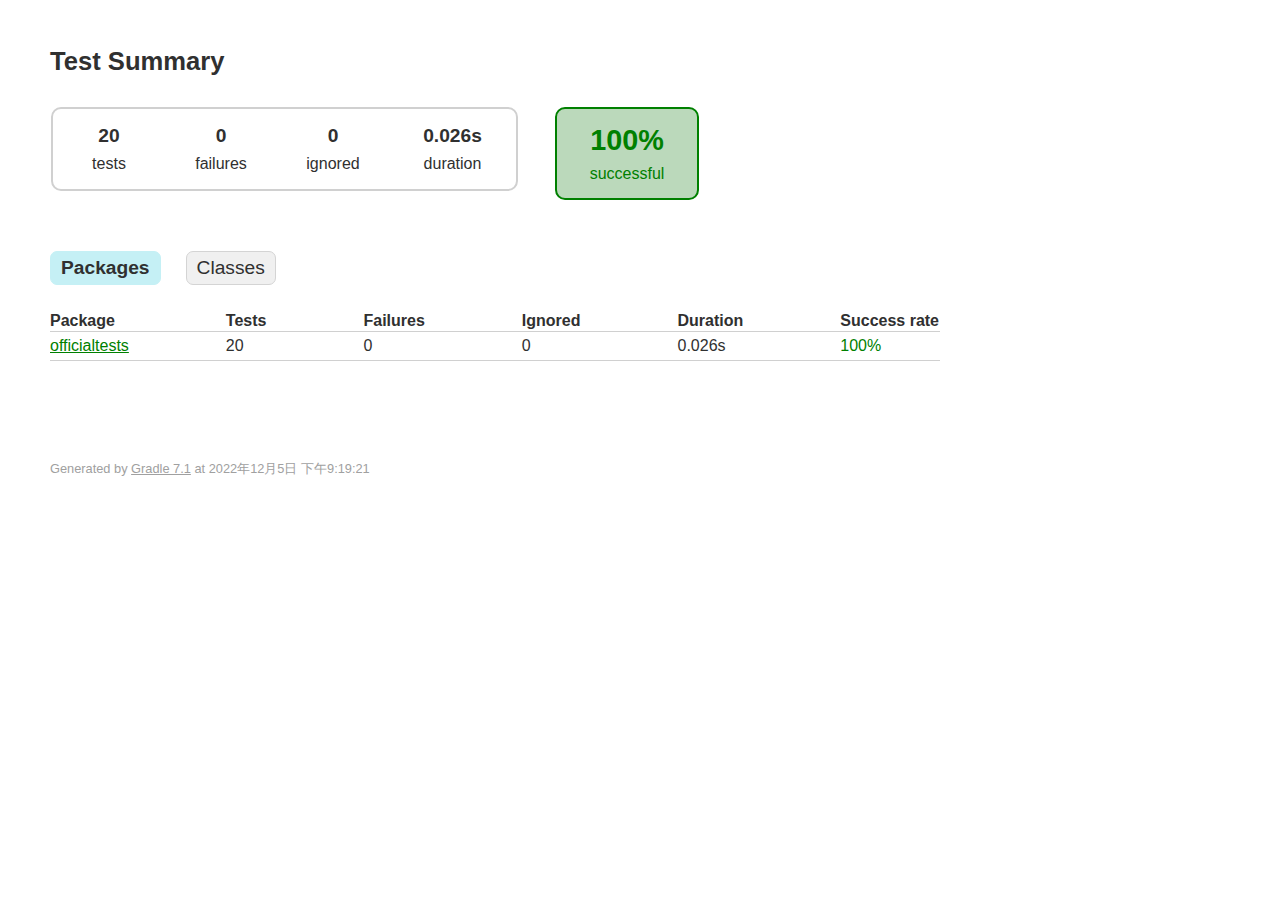
<file: Assignment4/test/index.html>
<!DOCTYPE html>
<html>
<head>
<meta http-equiv="Content-Type" content="text/html; charset=utf-8"/>
<meta http-equiv="x-ua-compatible" content="IE=edge"/>
<title>Test results - Test Summary</title>
<link href="css/base-style.css" rel="stylesheet" type="text/css"/>
<link href="css/style.css" rel="stylesheet" type="text/css"/>
<script src="js/report.js" type="text/javascript"></script>
</head>
<body>
<div id="content">
<h1>Test Summary</h1>
<div id="summary">
<table>
<tr>
<td>
<div class="summaryGroup">
<table>
<tr>
<td>
<div class="infoBox" id="tests">
<div class="counter">20</div>
<p>tests</p>
</div>
</td>
<td>
<div class="infoBox" id="failures">
<div class="counter">0</div>
<p>failures</p>
</div>
</td>
<td>
<div class="infoBox" id="ignored">
<div class="counter">0</div>
<p>ignored</p>
</div>
</td>
<td>
<div class="infoBox" id="duration">
<div class="counter">0.026s</div>
<p>duration</p>
</div>
</td>
</tr>
</table>
</div>
</td>
<td>
<div class="infoBox success" id="successRate">
<div class="percent">100%</div>
<p>successful</p>
</div>
</td>
</tr>
</table>
</div>
<div id="tabs">
<ul class="tabLinks">
<li>
<a href="#tab0">Packages</a>
</li>
<li>
<a href="#tab1">Classes</a>
</li>
</ul>
<div id="tab0" class="tab">
<h2>Packages</h2>
<table>
<thead>
<tr>
<th>Package</th>
<th>Tests</th>
<th>Failures</th>
<th>Ignored</th>
<th>Duration</th>
<th>Success rate</th>
</tr>
</thead>
<tbody>
<tr>
<td class="success">
<a href="packages/officialtests.html">officialtests</a>
</td>
<td>20</td>
<td>0</td>
<td>0</td>
<td>0.026s</td>
<td class="success">100%</td>
</tr>
</tbody>
</table>
</div>
<div id="tab1" class="tab">
<h2>Classes</h2>
<table>
<thead>
<tr>
<th>Class</th>
<th>Tests</th>
<th>Failures</th>
<th>Ignored</th>
<th>Duration</th>
<th>Success rate</th>
</tr>
</thead>
<tbody>
<tr>
<td class="success">
<a href="classes/officialtests.BeanFactoryOfficialTest.html">officialtests.BeanFactoryOfficialTest</a>
</td>
<td>20</td>
<td>0</td>
<td>0</td>
<td>0.026s</td>
<td class="success">100%</td>
</tr>
</tbody>
</table>
</div>
</div>
<div id="footer">
<p>
<div>
<label class="hidden" id="label-for-line-wrapping-toggle" for="line-wrapping-toggle">Wrap lines
<input id="line-wrapping-toggle" type="checkbox" autocomplete="off"/>
</label>
</div>Generated by 
<a href="http://www.gradle.org">Gradle 7.1</a> at 2022年12月5日 下午9:19:21</p>
</div>
</div>
</body>
</html>
</file>
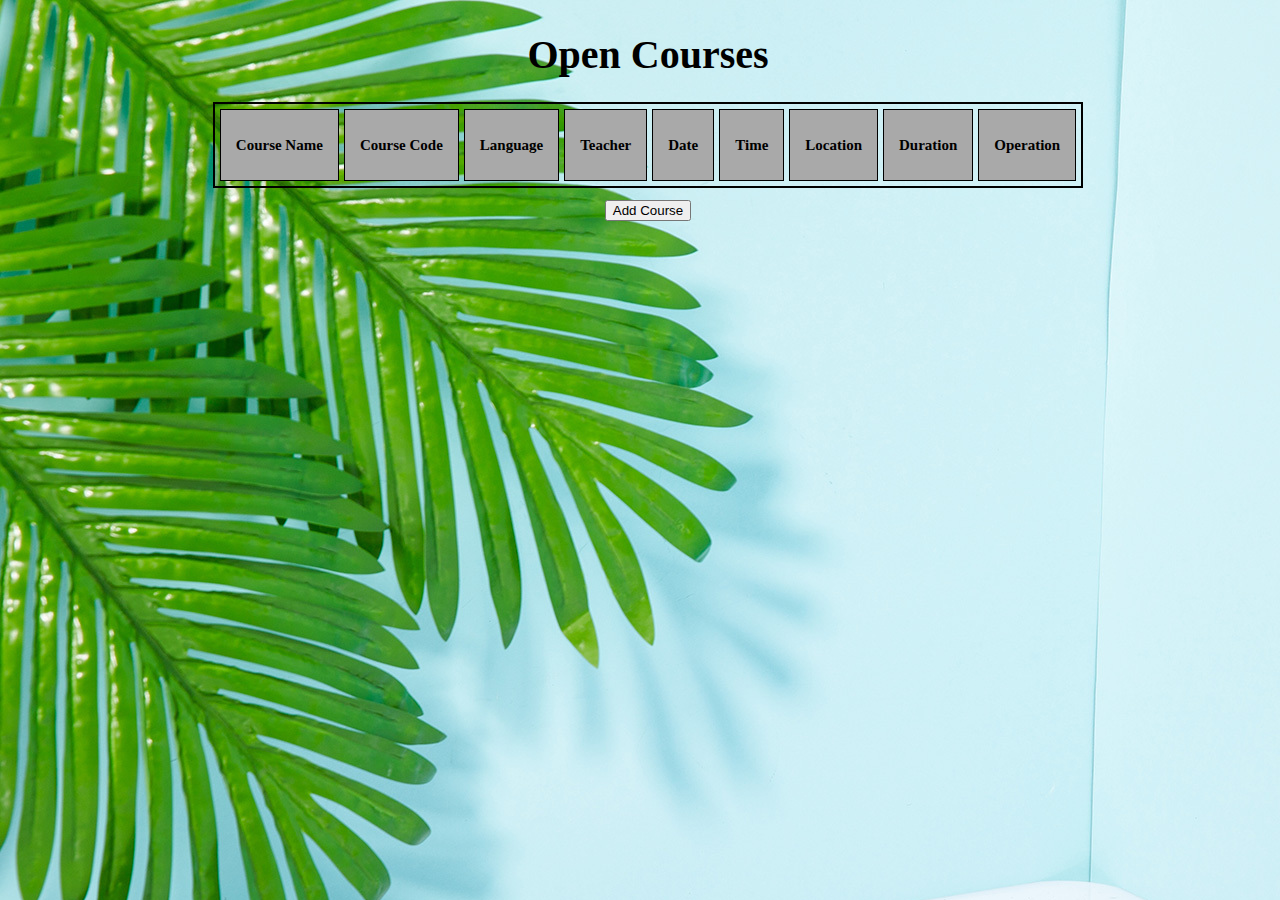
<file: Assignment2/open_courses.html>
<!DOCTYPE html>
<html lang="en">
<head>
    <link rel="stylesheet" type="text/css" href="open_courses.css">
    <script type="text/javascript" src="open_courses.js"></script>
    <meta charset="UTF-8">
    <title>Title</title>
</head>
<body id="b" background="./1.jpg">
<div class="main" style="display: block">
<table>
    <caption id="a">
        <h1>Open Courses</h1>
    </caption>
    <tr style="background: darkgray">
        <th>Course Name</th>
        <th>Course Code</th>
        <th>Language</th>
        <th>Teacher</th>
        <th>Date</th>
        <th>Time</th>
        <th>Location</th>
        <th>Duration</th>
        <th>Operation</th>
    </tr>
    <tbody id="tbody" style="display: none">
    <tr>
        <td></td>
        <td></td>
        <td></td>
        <td></td>
        <td></td>
        <td></td>
        <td></td>
        <td></td>
        <td><input type="button" id="course-edit-button" value=" Edit " name="EditButton" onclick="edit(this)"><br><input type="button" id="course-delete-button" value="Delete" name="deleteButton" onclick="removeRow(this)"></td>
    </tr>
    </tbody>
</table>
</div>

<div id="add_course_button" style="display: block">
    <input type="button" id="add_course_button1" value="Add Course" onclick="onclickAddCourse()"/>
</div>

<div id="model1" class="model" style="display: none">
    <div class="container" id="add_course" style="display: none">
        <h3>Add Course</h3>
        <form>
            Course Name:&nbsp;
            <label>
                <input type="text" name="course-name" style="width: 300px; height: 20px">
            </label><br>Course&nbsp;&nbsp;Code:&nbsp;
            <label>
                <input type="text" name="course-code" style="width: 300px; height: 20px">
            </label><br>&ensp;&ensp;Language:
            <label>
                <input type="radio" value="Chinese" name="language">Chinese
                <input type="radio" value="English" name="language">English
                <input type="radio" value="Bilingual" name="language">Bilingual
            </label><br>&ensp;&ensp;&ensp;&nbsp;&nbsp;&nbsp;Teacher:&nbsp;&nbsp;
            <label>
                <input type="text" name="teacher" style="width: 300px; height: 20px">
            </label><br>&ensp;&ensp;&ensp;&ensp;&ensp;&ensp;&ensp;&ensp;Date:&ensp;
            <label>
                <input type="date" id="course-date" name="course-date" style="width: 301px; height: 20px">
            </label>
            <br>&ensp;&ensp;&ensp;&ensp;&ensp;&ensp;&ensp;&ensp;Time:&ensp;
            <label>
                <input type="time" id="course-time" name="course-time" min="00:00" max="23:59" style="width: 301px; height: 20px;">
            </label><br>&ensp;&ensp;&ensp; &ensp;Location:&nbsp;
            <label for="course-location"></label>
            <select id="course-location" style="width: 308px; height: 24px">
                <option value="null">--</option>
                <option value="Teaching Building No.1 Lecture Hall">Teaching Building No.1 Lecture Hall</option>
                <option value="Research Building Lecture Hall">Research Building Lecture Hall</option>
                <option value="Library Conference Hall and Activity Room">Library Conference Hall and Activity Room</option>
            </select>
            <br>&ensp;&ensp;&ensp;&ensp;Duration:&ensp;
            <label>
                <input type="text" name="duration" style="width: 300px; height: 20px">
            </label>
            <br><br>
            <input type="button" id="submitinit" value="Submit" onclick="checkSubmit()"/>
            <input type="button" id="closeinit" value="Close" onclick = "closedialog()"/>
            <br>
        </form>
    </div>
    <div class="container" id="edit_course" style="display: none; text-align: justify-all">
        <h3>Edit Course</h3>
        <form>
            Course Name:&nbsp;
            <label>
                <input type="text" name="course-name" id="edit-course-name" style="width: 300px; height: 20px">
            </label><br>Course&nbsp;&nbsp;Code:&nbsp;
            <label>
                <input type="text" name="course-code" id="edit-course-code" style="width: 300px; height: 20px">
            </label><br>&ensp;&ensp;Language:
            <label>
                <input type="radio" value="Chinese" name="edit-language" id="Chinese">Chinese
                <input type="radio" value="English" name="edit-language" id="English">English
                <input type="radio" value="Bilingual" name="edit-language" id="Bilingual">Bilingual
            </label><br>&ensp;&ensp;&ensp;&nbsp;&nbsp;&nbsp;Teacher:&nbsp;&nbsp;
            <label>
                <input type="text" name="teacher" id="edit-teacher" style="width: 300px; height: 20px">
            </label><br>&ensp;&ensp;&ensp;&ensp;&ensp;&ensp;&ensp;&ensp;Date:&ensp;
            <label>
                <input type="date" id="edit-course-date" name="course-date" style="width: 301px; height: 20px">
            </label>
            <br>&ensp;&ensp;&ensp;&ensp;&ensp;&ensp;&ensp;&ensp;Time:&ensp;
            <label>
                <input type="time" id="edit-course-time" name="course-time" min="00:00" max="23:59" style="width: 301px; height: 20px">
            </label><br>&ensp;&ensp;&ensp; &ensp;Location:&nbsp;
            <label for="edit-course-location"></label>
            <select id="edit-course-location" style="width: 308px; height: 24px">
                <option value="null">--</option>
                <option value="Teaching Building No.1 Lecture Hall">Teaching Building No.1 Lecture Hall</option>
                <option value="Research Building Lecture Hall">Research Building Lecture Hall</option>
                <option value="Library Conference Hall and Activity Room">Library Conference Hall and Activity Room</option>
            </select>
            <br>&ensp;&ensp;&ensp;&ensp;Duration:&ensp;
            <label>
                <input type="text" name="duration" id="edit-duration" style="width: 300px; height: 20px">
            </label>
            <br><br>
            <input type="button" id="submitedit" value="Submit" onclick="submitEdit()"/>
            <input type="button" id="closeedit" value="Close" onclick = "closeeditdialog()"/>
            <br>
        </form>
    </div>
</div>

</body>
</html>
</file>
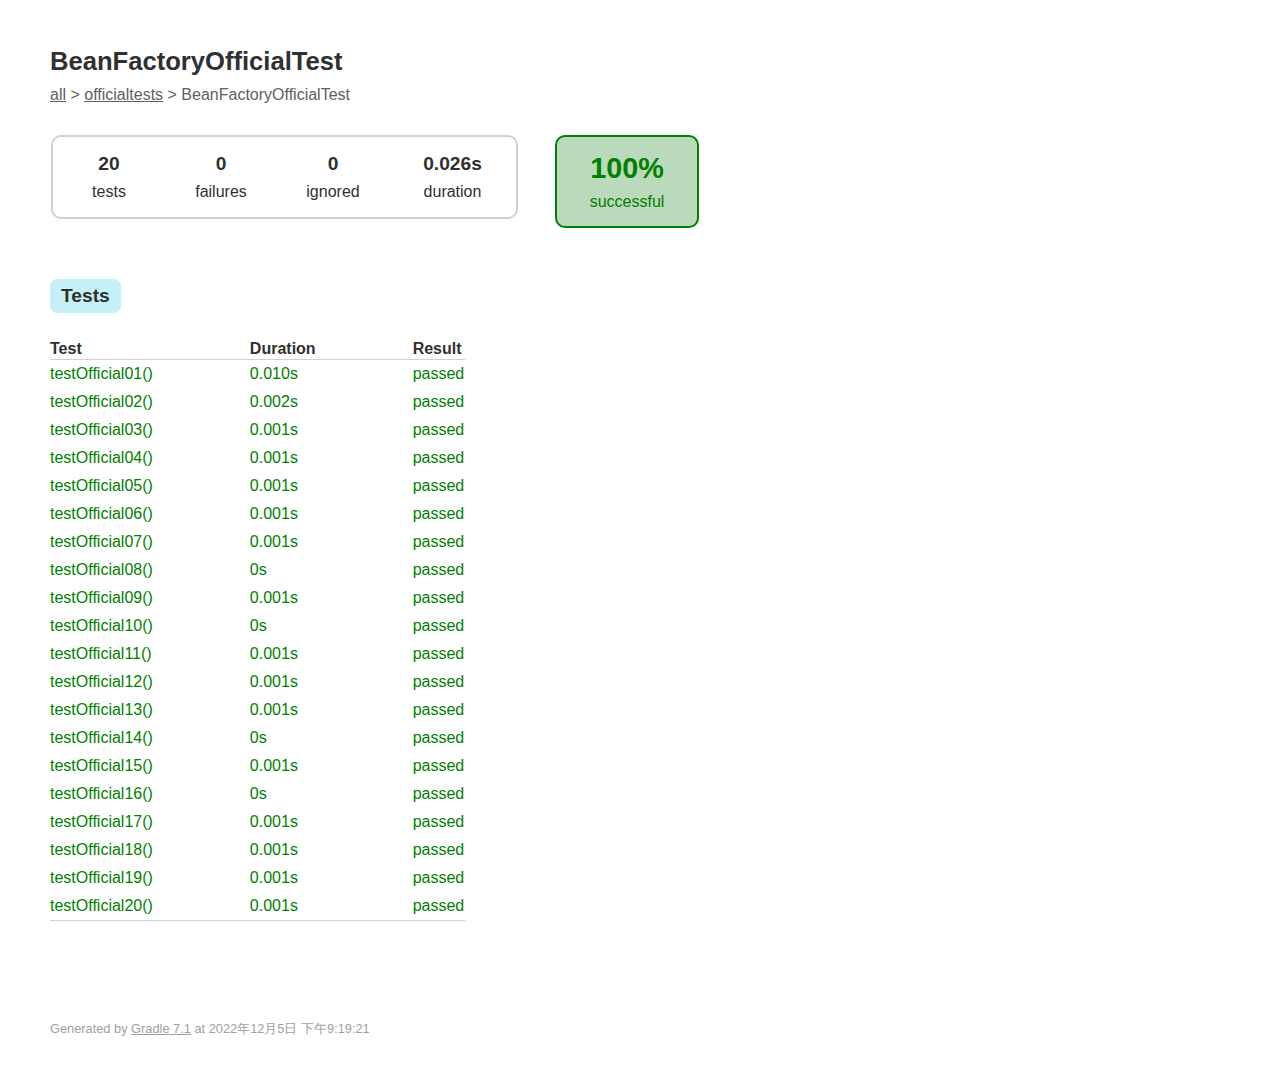
<file: Assignment4/test/classes/officialtests.BeanFactoryOfficialTest.html>
<!DOCTYPE html>
<html>
<head>
<meta http-equiv="Content-Type" content="text/html; charset=utf-8"/>
<meta http-equiv="x-ua-compatible" content="IE=edge"/>
<title>Test results - BeanFactoryOfficialTest</title>
<link href="../css/base-style.css" rel="stylesheet" type="text/css"/>
<link href="../css/style.css" rel="stylesheet" type="text/css"/>
<script src="../js/report.js" type="text/javascript"></script>
</head>
<body>
<div id="content">
<h1>BeanFactoryOfficialTest</h1>
<div class="breadcrumbs">
<a href="../index.html">all</a> &gt; 
<a href="../packages/officialtests.html">officialtests</a> &gt; BeanFactoryOfficialTest</div>
<div id="summary">
<table>
<tr>
<td>
<div class="summaryGroup">
<table>
<tr>
<td>
<div class="infoBox" id="tests">
<div class="counter">20</div>
<p>tests</p>
</div>
</td>
<td>
<div class="infoBox" id="failures">
<div class="counter">0</div>
<p>failures</p>
</div>
</td>
<td>
<div class="infoBox" id="ignored">
<div class="counter">0</div>
<p>ignored</p>
</div>
</td>
<td>
<div class="infoBox" id="duration">
<div class="counter">0.026s</div>
<p>duration</p>
</div>
</td>
</tr>
</table>
</div>
</td>
<td>
<div class="infoBox success" id="successRate">
<div class="percent">100%</div>
<p>successful</p>
</div>
</td>
</tr>
</table>
</div>
<div id="tabs">
<ul class="tabLinks">
<li>
<a href="#tab0">Tests</a>
</li>
</ul>
<div id="tab0" class="tab">
<h2>Tests</h2>
<table>
<thead>
<tr>
<th>Test</th>
<th>Duration</th>
<th>Result</th>
</tr>
</thead>
<tr>
<td class="success">testOfficial01()</td>
<td class="success">0.010s</td>
<td class="success">passed</td>
</tr>
<tr>
<td class="success">testOfficial02()</td>
<td class="success">0.002s</td>
<td class="success">passed</td>
</tr>
<tr>
<td class="success">testOfficial03()</td>
<td class="success">0.001s</td>
<td class="success">passed</td>
</tr>
<tr>
<td class="success">testOfficial04()</td>
<td class="success">0.001s</td>
<td class="success">passed</td>
</tr>
<tr>
<td class="success">testOfficial05()</td>
<td class="success">0.001s</td>
<td class="success">passed</td>
</tr>
<tr>
<td class="success">testOfficial06()</td>
<td class="success">0.001s</td>
<td class="success">passed</td>
</tr>
<tr>
<td class="success">testOfficial07()</td>
<td class="success">0.001s</td>
<td class="success">passed</td>
</tr>
<tr>
<td class="success">testOfficial08()</td>
<td class="success">0s</td>
<td class="success">passed</td>
</tr>
<tr>
<td class="success">testOfficial09()</td>
<td class="success">0.001s</td>
<td class="success">passed</td>
</tr>
<tr>
<td class="success">testOfficial10()</td>
<td class="success">0s</td>
<td class="success">passed</td>
</tr>
<tr>
<td class="success">testOfficial11()</td>
<td class="success">0.001s</td>
<td class="success">passed</td>
</tr>
<tr>
<td class="success">testOfficial12()</td>
<td class="success">0.001s</td>
<td class="success">passed</td>
</tr>
<tr>
<td class="success">testOfficial13()</td>
<td class="success">0.001s</td>
<td class="success">passed</td>
</tr>
<tr>
<td class="success">testOfficial14()</td>
<td class="success">0s</td>
<td class="success">passed</td>
</tr>
<tr>
<td class="success">testOfficial15()</td>
<td class="success">0.001s</td>
<td class="success">passed</td>
</tr>
<tr>
<td class="success">testOfficial16()</td>
<td class="success">0s</td>
<td class="success">passed</td>
</tr>
<tr>
<td class="success">testOfficial17()</td>
<td class="success">0.001s</td>
<td class="success">passed</td>
</tr>
<tr>
<td class="success">testOfficial18()</td>
<td class="success">0.001s</td>
<td class="success">passed</td>
</tr>
<tr>
<td class="success">testOfficial19()</td>
<td class="success">0.001s</td>
<td class="success">passed</td>
</tr>
<tr>
<td class="success">testOfficial20()</td>
<td class="success">0.001s</td>
<td class="success">passed</td>
</tr>
</table>
</div>
</div>
<div id="footer">
<p>
<div>
<label class="hidden" id="label-for-line-wrapping-toggle" for="line-wrapping-toggle">Wrap lines
<input id="line-wrapping-toggle" type="checkbox" autocomplete="off"/>
</label>
</div>Generated by 
<a href="http://www.gradle.org">Gradle 7.1</a> at 2022年12月5日 下午9:19:21</p>
</div>
</div>
</body>
</html>
</file>
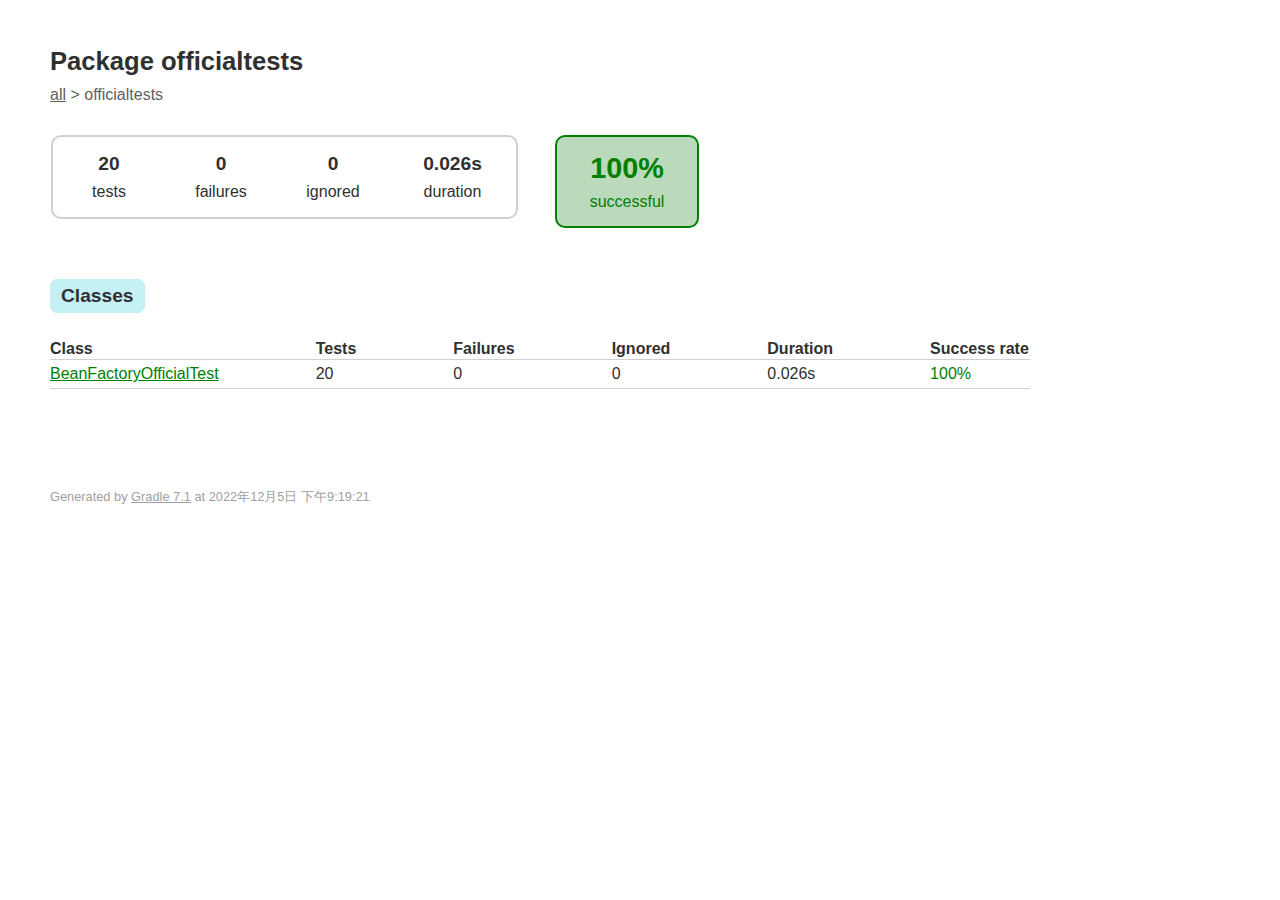
<file: Assignment4/test/packages/officialtests.html>
<!DOCTYPE html>
<html>
<head>
<meta http-equiv="Content-Type" content="text/html; charset=utf-8"/>
<meta http-equiv="x-ua-compatible" content="IE=edge"/>
<title>Test results - Package officialtests</title>
<link href="../css/base-style.css" rel="stylesheet" type="text/css"/>
<link href="../css/style.css" rel="stylesheet" type="text/css"/>
<script src="../js/report.js" type="text/javascript"></script>
</head>
<body>
<div id="content">
<h1>Package officialtests</h1>
<div class="breadcrumbs">
<a href="../index.html">all</a> &gt; officialtests</div>
<div id="summary">
<table>
<tr>
<td>
<div class="summaryGroup">
<table>
<tr>
<td>
<div class="infoBox" id="tests">
<div class="counter">20</div>
<p>tests</p>
</div>
</td>
<td>
<div class="infoBox" id="failures">
<div class="counter">0</div>
<p>failures</p>
</div>
</td>
<td>
<div class="infoBox" id="ignored">
<div class="counter">0</div>
<p>ignored</p>
</div>
</td>
<td>
<div class="infoBox" id="duration">
<div class="counter">0.026s</div>
<p>duration</p>
</div>
</td>
</tr>
</table>
</div>
</td>
<td>
<div class="infoBox success" id="successRate">
<div class="percent">100%</div>
<p>successful</p>
</div>
</td>
</tr>
</table>
</div>
<div id="tabs">
<ul class="tabLinks">
<li>
<a href="#tab0">Classes</a>
</li>
</ul>
<div id="tab0" class="tab">
<h2>Classes</h2>
<table>
<thread>
<tr>
<th>Class</th>
<th>Tests</th>
<th>Failures</th>
<th>Ignored</th>
<th>Duration</th>
<th>Success rate</th>
</tr>
</thread>
<tr>
<td class="success">
<a href="../classes/officialtests.BeanFactoryOfficialTest.html">BeanFactoryOfficialTest</a>
</td>
<td>20</td>
<td>0</td>
<td>0</td>
<td>0.026s</td>
<td class="success">100%</td>
</tr>
</table>
</div>
</div>
<div id="footer">
<p>
<div>
<label class="hidden" id="label-for-line-wrapping-toggle" for="line-wrapping-toggle">Wrap lines
<input id="line-wrapping-toggle" type="checkbox" autocomplete="off"/>
</label>
</div>Generated by 
<a href="http://www.gradle.org">Gradle 7.1</a> at 2022年12月5日 下午9:19:21</p>
</div>
</div>
</body>
</html>
</file>
<file: Assignment4/test/css/base-style.css>
body {
    margin: 0;
    padding: 0;
    font-family: sans-serif;
    font-size: 12pt;
}

body, a, a:visited {
    color: #303030;
}

#content {
    padding-left: 50px;
    padding-right: 50px;
    padding-top: 30px;
    padding-bottom: 30px;
}

#content h1 {
    font-size: 160%;
    margin-bottom: 10px;
}

#footer {
    margin-top: 100px;
    font-size: 80%;
    white-space: nowrap;
}

#footer, #footer a {
    color: #a0a0a0;
}

#line-wrapping-toggle {
    vertical-align: middle;
}

#label-for-line-wrapping-toggle {
    vertical-align: middle;
}

ul {
    margin-left: 0;
}

h1, h2, h3 {
    white-space: nowrap;
}

h2 {
    font-size: 120%;
}

ul.tabLinks {
    padding-left: 0;
    padding-top: 10px;
    padding-bottom: 10px;
    overflow: auto;
    min-width: 800px;
    width: auto !important;
    width: 800px;
}

ul.tabLinks li {
    float: left;
    height: 100%;
    list-style: none;
    padding-left: 10px;
    padding-right: 10px;
    padding-top: 5px;
    padding-bottom: 5px;
    margin-bottom: 0;
    -moz-border-radius: 7px;
    border-radius: 7px;
    margin-right: 25px;
    border: solid 1px #d4d4d4;
    background-color: #f0f0f0;
}

ul.tabLinks li:hover {
    background-color: #fafafa;
}

ul.tabLinks li.selected {
    background-color: #c5f0f5;
    border-color: #c5f0f5;
}

ul.tabLinks a {
    font-size: 120%;
    display: block;
    outline: none;
    text-decoration: none;
    margin: 0;
    padding: 0;
}

ul.tabLinks li h2 {
    margin: 0;
    padding: 0;
}

div.tab {
}

div.selected {
    display: block;
}

div.deselected {
    display: none;
}

div.tab table {
    min-width: 350px;
    width: auto !important;
    width: 350px;
    border-collapse: collapse;
}

div.tab th, div.tab table {
    border-bottom: solid #d0d0d0 1px;
}

div.tab th {
    text-align: left;
    white-space: nowrap;
    padding-left: 6em;
}

div.tab th:first-child {
    padding-left: 0;
}

div.tab td {
    white-space: nowrap;
    padding-left: 6em;
    padding-top: 5px;
    padding-bottom: 5px;
}

div.tab td:first-child {
    padding-left: 0;
}

div.tab td.numeric, div.tab th.numeric {
    text-align: right;
}

span.code {
    display: inline-block;
    margin-top: 0em;
    margin-bottom: 1em;
}

span.code pre {
    font-size: 11pt;
    padding-top: 10px;
    padding-bottom: 10px;
    padding-left: 10px;
    padding-right: 10px;
    margin: 0;
    background-color: #f7f7f7;
    border: solid 1px #d0d0d0;
    min-width: 700px;
    width: auto !important;
    width: 700px;
}

span.wrapped pre {
    word-wrap: break-word;
    white-space: pre-wrap;
    word-break: break-all;
}

label.hidden {
    display: none;
}
</file>
<file: Assignment4/test/css/style.css>
#summary {
    margin-top: 30px;
    margin-bottom: 40px;
}

#summary table {
    border-collapse: collapse;
}

#summary td {
    vertical-align: top;
}

.breadcrumbs, .breadcrumbs a {
    color: #606060;
}

.infoBox {
    width: 110px;
    padding-top: 15px;
    padding-bottom: 15px;
    text-align: center;
}

.infoBox p {
    margin: 0;
}

.counter, .percent {
    font-size: 120%;
    font-weight: bold;
    margin-bottom: 8px;
}

#duration {
    width: 125px;
}

#successRate, .summaryGroup {
    border: solid 2px #d0d0d0;
    -moz-border-radius: 10px;
    border-radius: 10px;
}

#successRate {
    width: 140px;
    margin-left: 35px;
}

#successRate .percent {
    font-size: 180%;
}

.success, .success a {
    color: #008000;
}

div.success, #successRate.success {
    background-color: #bbd9bb;
    border-color: #008000;
}

.failures, .failures a {
    color: #b60808;
}

.skipped, .skipped a {
    color: #c09853;
}

div.failures, #successRate.failures {
    background-color: #ecdada;
    border-color: #b60808;
}

ul.linkList {
    padding-left: 0;
}

ul.linkList li {
    list-style: none;
    margin-bottom: 5px;
}
</file>
<file: Assignment2/open_courses.css>
@CHARSET "UTF-8";
#a {
    font-size: 20px;
    //font-style: normal;
    font-family: "Comic Sans MS";
}
#add_course {
    line-height: 40px;
    width: 500px;
    height: 500px;
    text-align: justify-all;
    background-color: #F9E3AF;
    font-size: 20px;
    margin: 40px auto 0;
    border: 2px solid black;
}
table {
    border: 2px solid black;
    border-collapse: separate;
    border-spacing: 5px;
    margin: 0 auto;
    //width: 1250px;
}
th {
    border: 1px solid black;
    padding: 15px;
    text-align: center;
    font-size: 15px;
}
td {
    border: 1px solid black;
    padding: 15px;
    background-color: #F9E3AF;
    text-align: center;
    font-size: 15px;
}
div {
    line-height: 40px;
    text-align: center;
    font-size: 20px;
}
.model{
    position: fixed;
    width: 100%;
    height: 100%;
    left: 0;
    top: 0;
    background-color: rgba(0, 0, 0, 0.5);
}
.model .container{
    //text-align: left;
    width: 500px;
    height: 500px;
    background-color: #fff;
    position: absolute;
    left: 0;
    right: 0;
    top: 0;
    bottom: 0;
    margin: auto;
    box-sizing: content-box;
    border-radius: 6px;
    padding: 1em;
}

#b{
    object-fit: cover;
    width: 100%;
}

#add_course_button1{
    cursor: url("choice.cur"),auto;
}

#submitinit{
    cursor: url("choice.cur"),auto;
    background-color: lawngreen;
}

#closeinit{
    cursor: url("choice.cur"),auto;
    background-color: red;
}

#submitedit{
    cursor: url("choice.cur"),auto;
    background-color: lawngreen;
}

#closeedit{
    cursor: url("choice.cur"),auto;
    background-color: red;
}

#course-edit-button{
    cursor: url("choice.cur"),auto;
    background-color: darkturquoise;
}

#course-delete-button{
    cursor: url("choice.cur"),auto;
    background-color: red;
}

body{
    cursor:url('move.cur'),auto;
}
</file>
